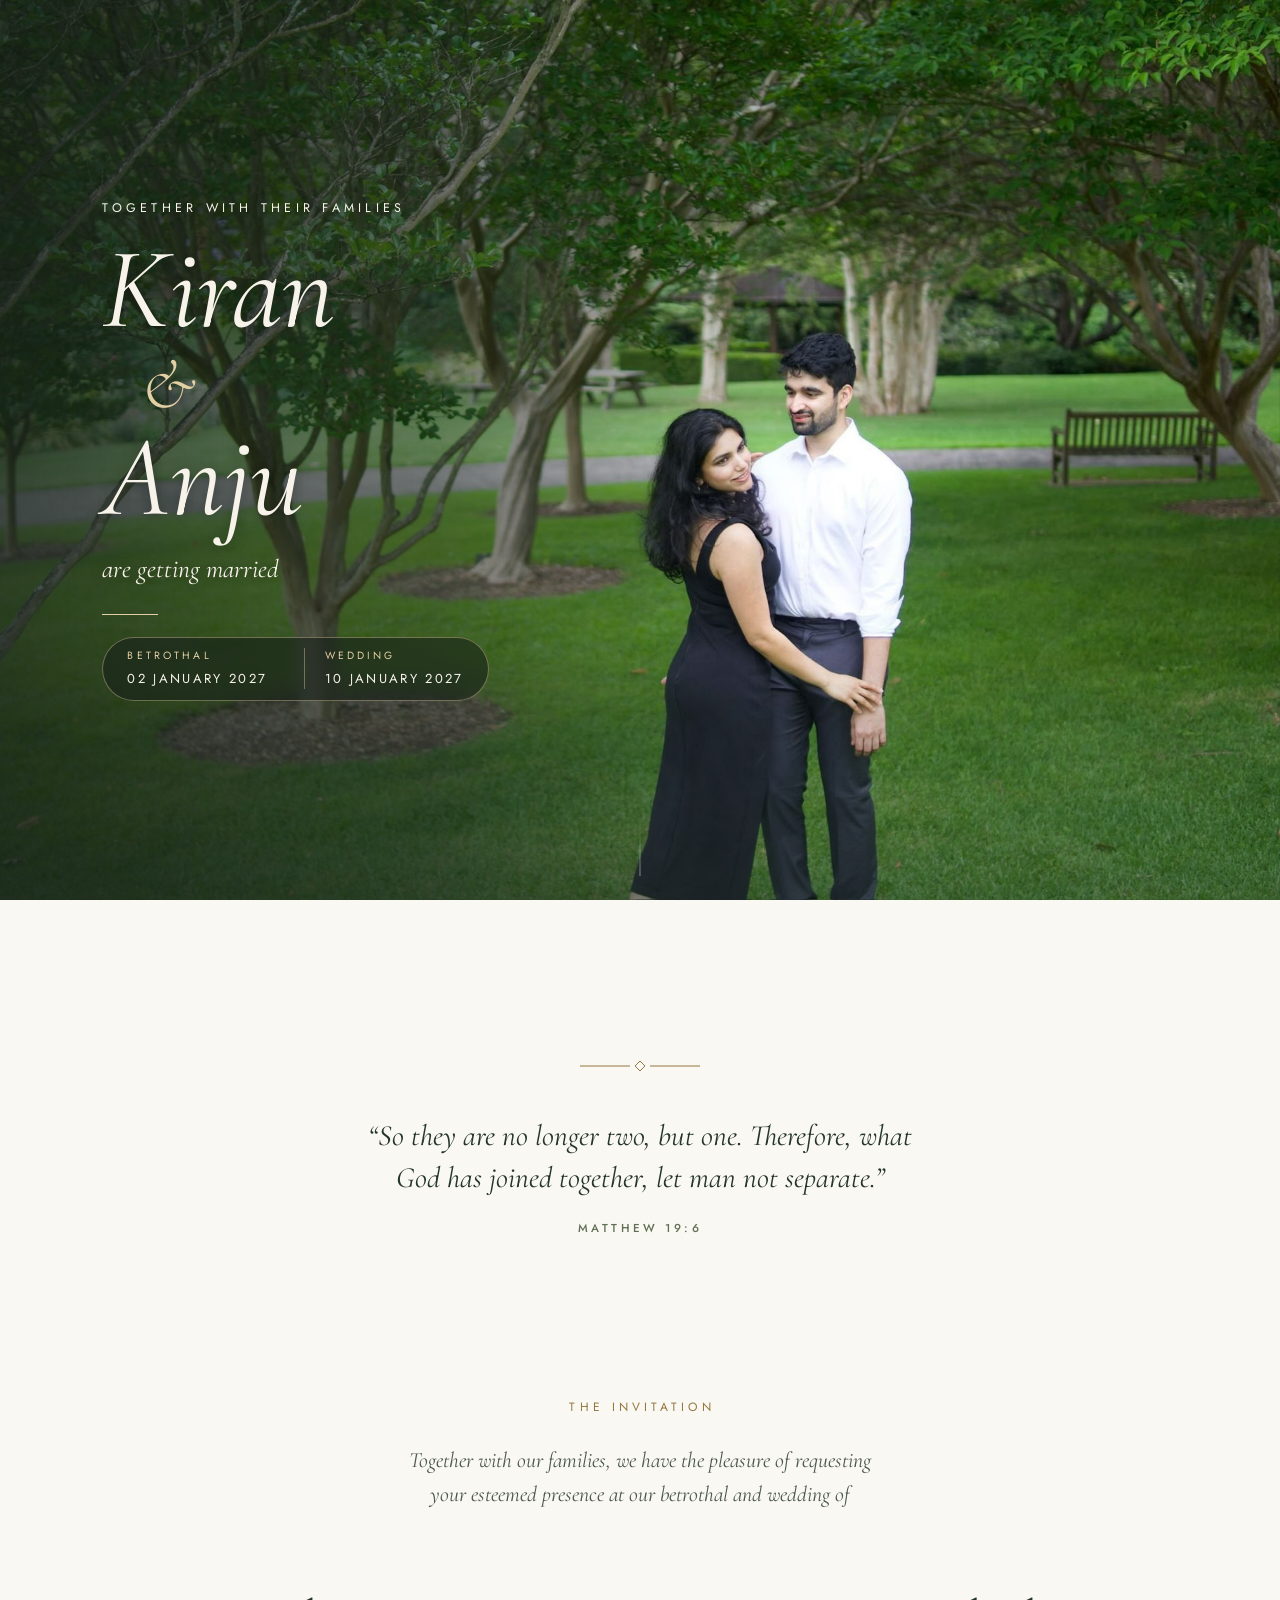
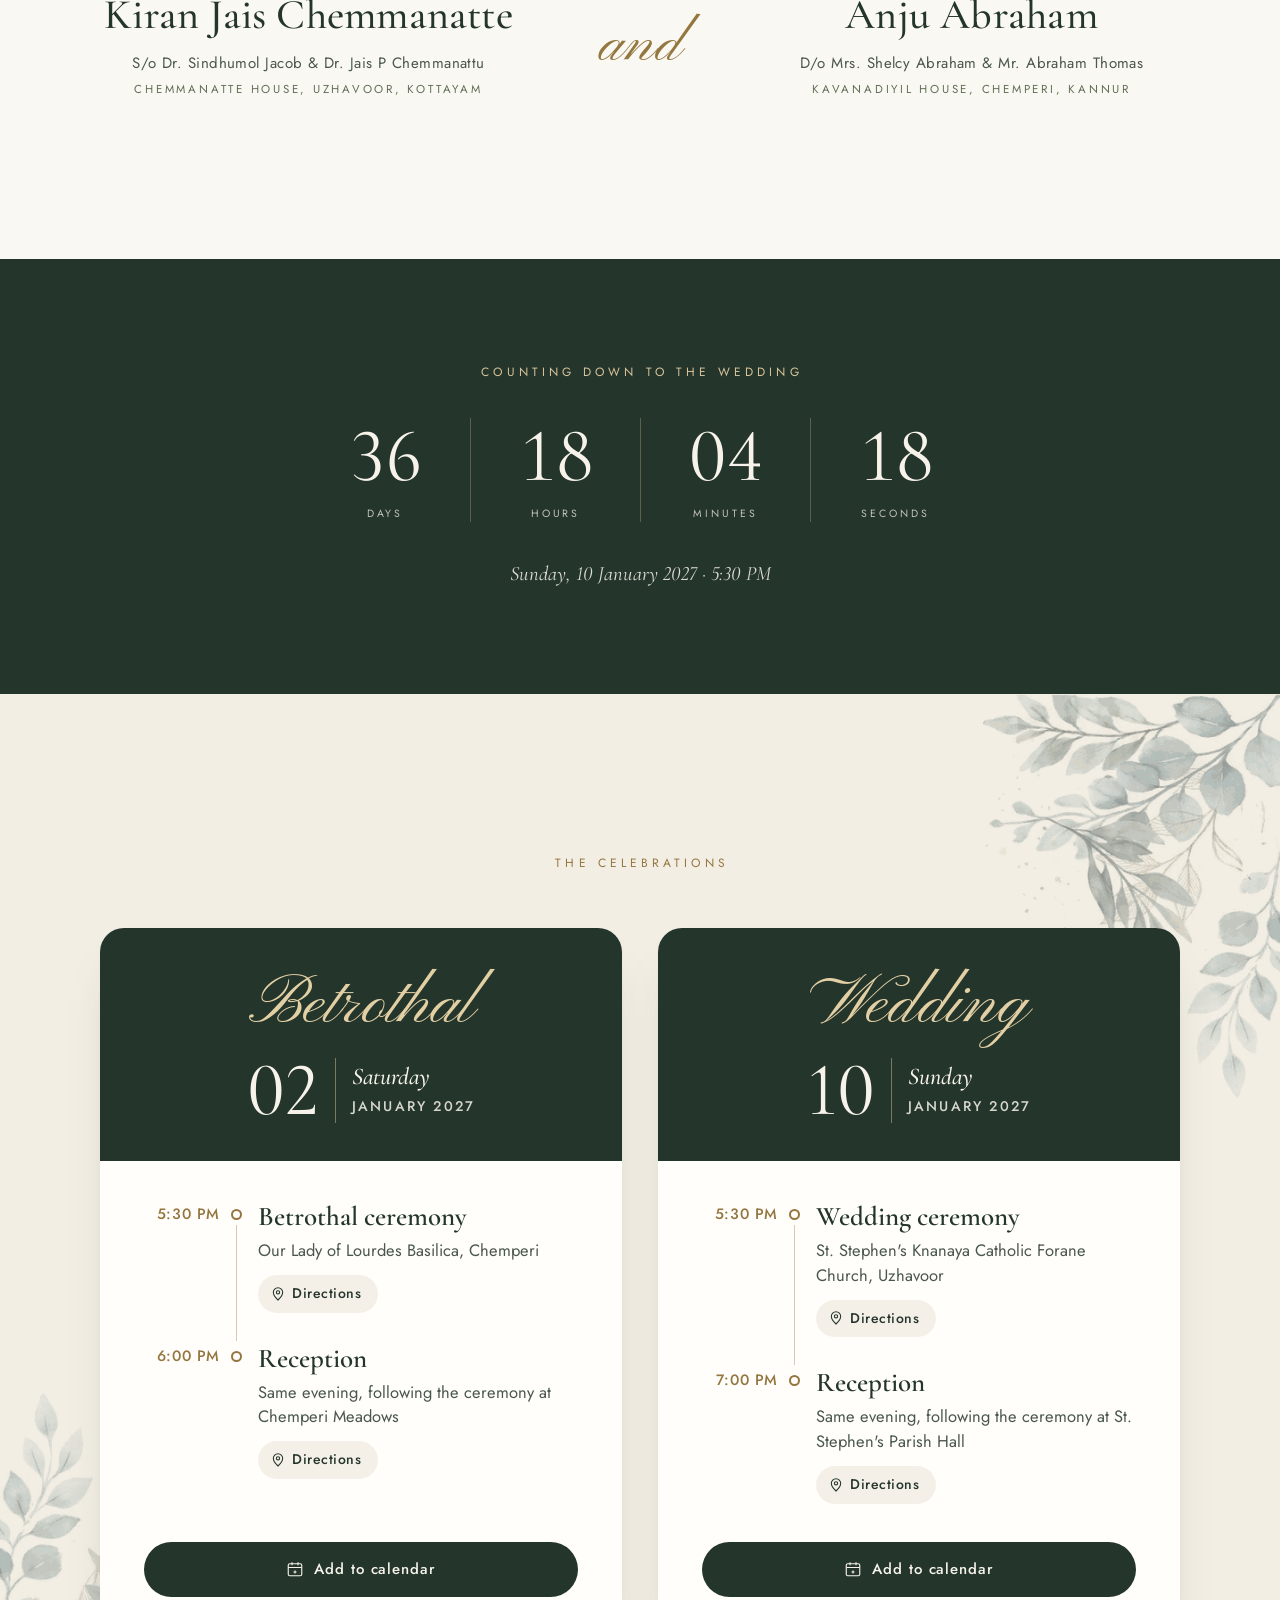
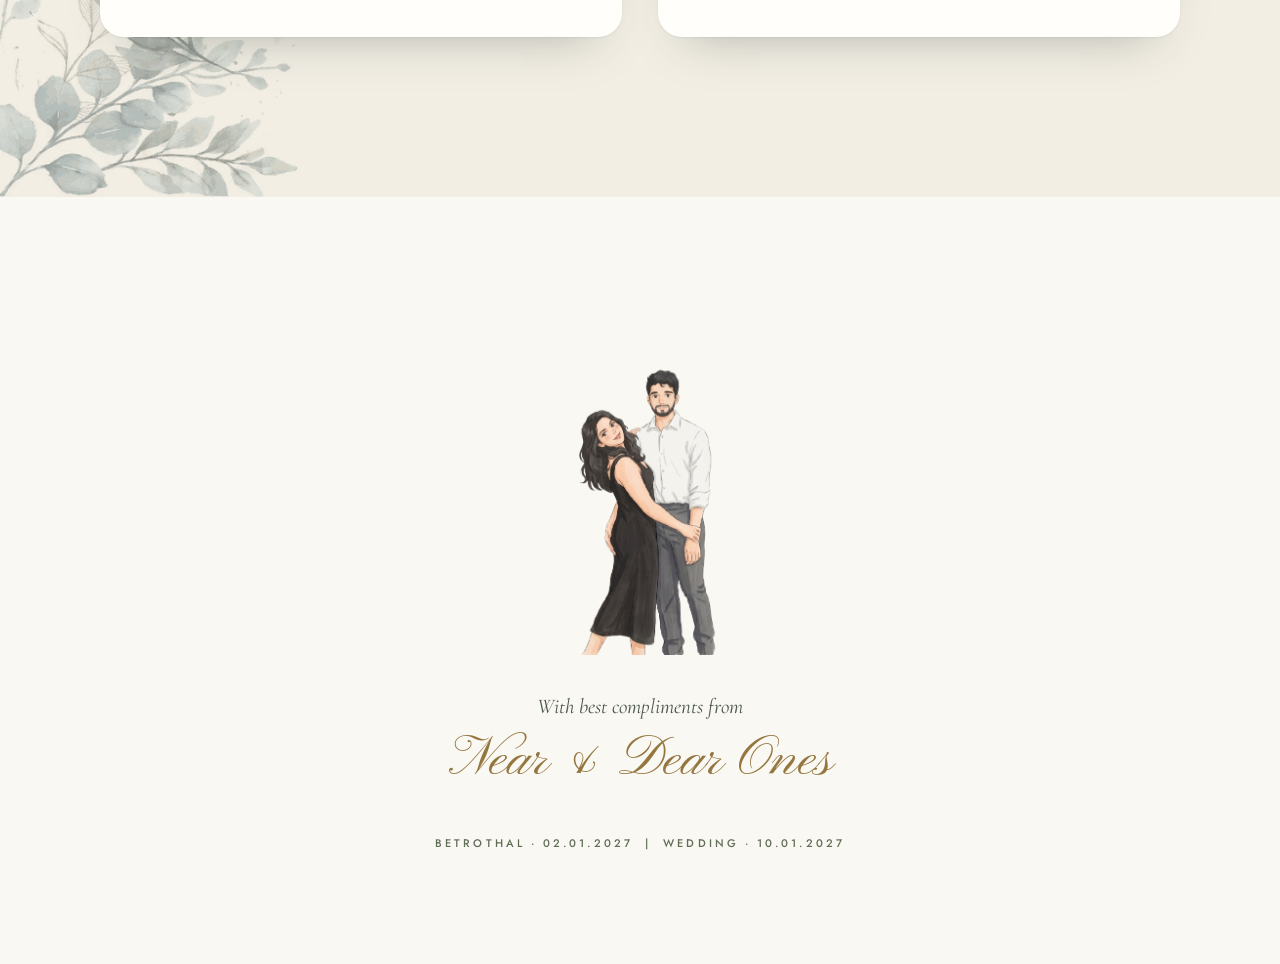
<file: index.html>
<!DOCTYPE html>
<html lang="en">
<head>
<meta charset="utf-8">
<meta name="viewport" content="width=device-width, initial-scale=1, viewport-fit=cover">
<title>Kiran &amp; Anju — Wedding Invitation</title>
<meta name="description" content="Kiran Jais and Anju Abraham invite you to their engagement and wedding.">

<!-- link preview (WhatsApp, Facebook, X ...) -->
<meta property="og:type"             content="website">
<meta property="og:site_name"        content="Kiran &amp; Anju">
<meta property="og:title"            content="Kiran &amp; Anju are getting married">
<meta property="og:description"      content="Engagement 02 January · Wedding 10 January 2027. Timings and directions inside.">
<meta property="og:url"              content="https://soorajabraham1.github.io/kiran-anju/">
<meta property="og:image"            content="https://soorajabraham1.github.io/kiran-anju/share-card.jpeg">
<meta property="og:image:secure_url" content="https://soorajabraham1.github.io/kiran-anju/share-card.jpeg">
<meta property="og:image:type"       content="image/jpeg">
<meta property="og:image:width"      content="1129">
<meta property="og:image:height"     content="630">
<meta property="og:image:alt"        content="Kiran Jais and Anju Abraham — engagement 02 January, wedding 10 January 2027">
<meta name="twitter:card"            content="summary_large_image">
<meta name="twitter:title"           content="Kiran &amp; Anju are getting married">
<meta name="twitter:description"     content="Engagement 02 January · Wedding 10 January 2027.">
<meta name="twitter:image"           content="https://soorajabraham1.github.io/kiran-anju/share-card.jpeg">
<meta name="theme-color" content="#24352B">

<link rel="preconnect" href="https://fonts.googleapis.com">
<link rel="preconnect" href="https://fonts.gstatic.com" crossorigin>
<link href="https://fonts.googleapis.com/css2?family=Cormorant+Garamond:ital,wght@0,400;0,500;0,600;1,400;1,500&family=Jost:wght@300;400;500&family=Pinyon+Script&display=swap" rel="stylesheet">
<link rel="preload" as="image" href="img/hero-portrait.jpg" media="(max-aspect-ratio: 4/5)">
<link rel="preload" as="image" href="img/hero-wide.jpg" media="(min-aspect-ratio: 4/5)">
<link rel="stylesheet" href="style.css?v=e49959a8">
<script>document.documentElement.classList.add('js')</script>
</head>

<body>

<!-- ============================ HERO ============================ -->
<header class="hero">
  <picture class="hero-photo">
    <source media="(max-aspect-ratio: 4/5)" srcset="img/hero-portrait.jpg">
    <img src="img/hero-wide.jpg" alt="Kiran and Anju in a garden" fetchpriority="high">
  </picture>

  <div class="hero-text">
    <p class="kicker">Together with their families</p>
    <h1 class="hero-names">
      <span>Kiran</span>
      <span class="amp">&amp;</span>
      <span>Anju</span>
    </h1>
    <p class="hero-tagline">are getting married</p>
    <span class="hairline" aria-hidden="true"></span>
    <ul class="hero-dates">
      <li><span>Betrothal</span>02 January 2027</li>
      <li><span>Wedding</span>10 January 2027</li>
    </ul>
  </div>

  <a class="scroll-cue" href="#invitation" aria-label="Scroll to the invitation"><span></span></a>
</header>

<main>

<!-- ============================ VERSE ============================ -->
<section class="verse reveal" aria-label="Verse">
  <svg class="ornament" viewBox="0 0 120 12" aria-hidden="true"><path d="M0 6h50M70 6h50"/><path d="M60 1l5 5-5 5-5-5z"/></svg>
  <blockquote>
    <p>“So they are no longer two, but one. Therefore, what God has joined together, let man not separate.”</p>
    <cite>Matthew 19:6</cite>
  </blockquote>
</section>

<!-- ============================ INVITATION ============================ -->
<section class="invitation" id="invitation">
  <p class="eyebrow reveal">The Invitation</p>
  <p class="lead-in reveal">Together with our families, we have the pleasure of requesting your esteemed presence at our betrothal and wedding of</p>

  <div class="couple">
    <div class="person reveal">
      <h2 class="person-name">Kiran Jais Chemmanatte</h2>
      <p class="person-parents">S/o Dr. Sindhumol Jacob &amp; Dr. Jais P Chemmanattu</p>
      <p class="person-home">Chemmanatte House, Uzhavoor, Kottayam</p>
    </div>
    <p class="couple-and reveal" aria-hidden="true">and</p>
    <div class="person reveal">
      <h2 class="person-name">Anju Abraham</h2>
      <p class="person-parents">D/o Mrs. Shelcy Abraham &amp; Mr. Abraham Thomas</p>
      <p class="person-home">Kavanadiyil House, Chemperi, Kannur</p>
    </div>
  </div>
</section>

<!-- ============================ COUNTDOWN ============================ -->
<section class="countdown" aria-label="Counting down to the wedding" data-to="2027-01-10T17:30:00+05:30">
  <p class="eyebrow">Counting down to the wedding</p>
  <div class="count-grid">
    <div><span class="count-num" data-unit="d">&ndash;</span><span class="count-unit">Days</span></div>
    <div><span class="count-num" data-unit="h">&ndash;</span><span class="count-unit">Hours</span></div>
    <div><span class="count-num" data-unit="m">&ndash;</span><span class="count-unit">Minutes</span></div>
    <div><span class="count-num" data-unit="s">&ndash;</span><span class="count-unit">Seconds</span></div>
  </div>
  <p class="count-date">Sunday, 10 January 2027 &middot; 5:30 PM</p>
</section>

<!-- ============================ CELEBRATIONS ============================ -->
<section class="celebrations" id="celebrations">
  <img class="leaf leaf-a" src="img/leaf.png" alt="" loading="lazy">
  <img class="leaf leaf-b" src="img/leaf.png" alt="" loading="lazy">

  <p class="eyebrow reveal">The Celebrations</p>

  <div class="events">
    <article class="event reveal" aria-labelledby="ev-engagement">
      <header class="event-head">
        <h3 class="event-title" id="ev-engagement">Betrothal</h3>
        <p class="event-date">
          <span class="event-num">02</span>
          <span class="event-date-text">
            <span class="event-day">Saturday</span>
            <span class="event-month">January 2027</span>
          </span>
        </p>
      </header>

      <ol class="timeline">
        <li class="stop">
          <p class="stop-time">5:30 PM</p>
          <div class="stop-body">
            <p class="stop-what">Betrothal ceremony</p>
            <p class="stop-where">Our Lady of Lourdes Basilica, Chemperi</p>
            <a class="stop-map" href="https://maps.app.goo.gl/2BvKakWqRWWPQm9R8" target="_blank" rel="noopener">
              <svg width="16" height="16" viewBox="0 0 24 24" fill="none" stroke="currentColor" aria-hidden="true"><path d="M12 21s-7-6.2-7-11.5A7 7 0 0 1 19 9.5C19 14.8 12 21 12 21z"/><circle cx="12" cy="9.5" r="2.5"/></svg>
              Directions
            </a>
          </div>
        </li>
        <li class="stop">
          <p class="stop-time">6:00 PM</p>
          <div class="stop-body">
            <p class="stop-what">Reception</p>
            <p class="stop-where">Same evening, following the ceremony at Chemperi Meadows</p>
            <a class="stop-map" href="https://maps.app.goo.gl/AWV4axcUvWkXK2Ru6" target="_blank" rel="noopener">
              <svg width="16" height="16" viewBox="0 0 24 24" fill="none" stroke="currentColor" aria-hidden="true"><path d="M12 21s-7-6.2-7-11.5A7 7 0 0 1 19 9.5C19 14.8 12 21 12 21z"/><circle cx="12" cy="9.5" r="2.5"/></svg>
              Directions
            </a>
          </div>
        </li>
      </ol>

      <a class="btn" href="engagement.ics" download>
        <svg width="18" height="18" viewBox="0 0 24 24" fill="none" stroke="currentColor" aria-hidden="true"><rect x="3" y="5" width="18" height="16" rx="2"/><path d="M8 3v4M16 3v4M3 10h18M12 14v4M10 16h4"/></svg>
        Add to calendar
      </a>
    </article>
    <article class="event reveal" aria-labelledby="ev-wedding">
      <header class="event-head">
        <h3 class="event-title" id="ev-wedding">Wedding</h3>
        <p class="event-date">
          <span class="event-num">10</span>
          <span class="event-date-text">
            <span class="event-day">Sunday</span>
            <span class="event-month">January 2027</span>
          </span>
        </p>
      </header>

      <ol class="timeline">
        <li class="stop">
          <p class="stop-time">5:30 PM</p>
          <div class="stop-body">
            <p class="stop-what">Wedding ceremony</p>
            <p class="stop-where">St. Stephen&#39;s Knanaya Catholic Forane Church, Uzhavoor</p>
            <a class="stop-map" href="https://maps.app.goo.gl/MrJUDg9LnRrHomyk7" target="_blank" rel="noopener">
              <svg width="16" height="16" viewBox="0 0 24 24" fill="none" stroke="currentColor" aria-hidden="true"><path d="M12 21s-7-6.2-7-11.5A7 7 0 0 1 19 9.5C19 14.8 12 21 12 21z"/><circle cx="12" cy="9.5" r="2.5"/></svg>
              Directions
            </a>
          </div>
        </li>
        <li class="stop">
          <p class="stop-time">7:00 PM</p>
          <div class="stop-body">
            <p class="stop-what">Reception</p>
            <p class="stop-where">Same evening, following the ceremony at St. Stephen&#39;s Parish Hall</p>
            <a class="stop-map" href="https://maps.app.goo.gl/FLn7DrHpKMp3PKtcA" target="_blank" rel="noopener">
              <svg width="16" height="16" viewBox="0 0 24 24" fill="none" stroke="currentColor" aria-hidden="true"><path d="M12 21s-7-6.2-7-11.5A7 7 0 0 1 19 9.5C19 14.8 12 21 12 21z"/><circle cx="12" cy="9.5" r="2.5"/></svg>
              Directions
            </a>
          </div>
        </li>
      </ol>

      <a class="btn" href="wedding.ics" download>
        <svg width="18" height="18" viewBox="0 0 24 24" fill="none" stroke="currentColor" aria-hidden="true"><rect x="3" y="5" width="18" height="16" rx="2"/><path d="M8 3v4M16 3v4M3 10h18M12 14v4M10 16h4"/></svg>
        Add to calendar
      </a>
    </article>
  </div>
</section>

</main>

<!-- ============================ FOOTER ============================ -->
<footer class="footer">
  <img class="footer-art reveal" src="img/couple.png" alt="Illustration of Kiran and Anju" loading="lazy" width="409" height="610">
  <p class="footer-lead reveal">With best compliments from</p>
  <p class="footer-from reveal">Near &amp; Dear Ones</p>
  <p class="footer-dates">Betrothal &middot; 02.01.2027<span aria-hidden="true"> &nbsp;|&nbsp; </span>Wedding &middot; 10.01.2027</p>
</footer>

<script src="script.js?v=4f5c1aa0" defer></script>
</body>
</html>
</file>
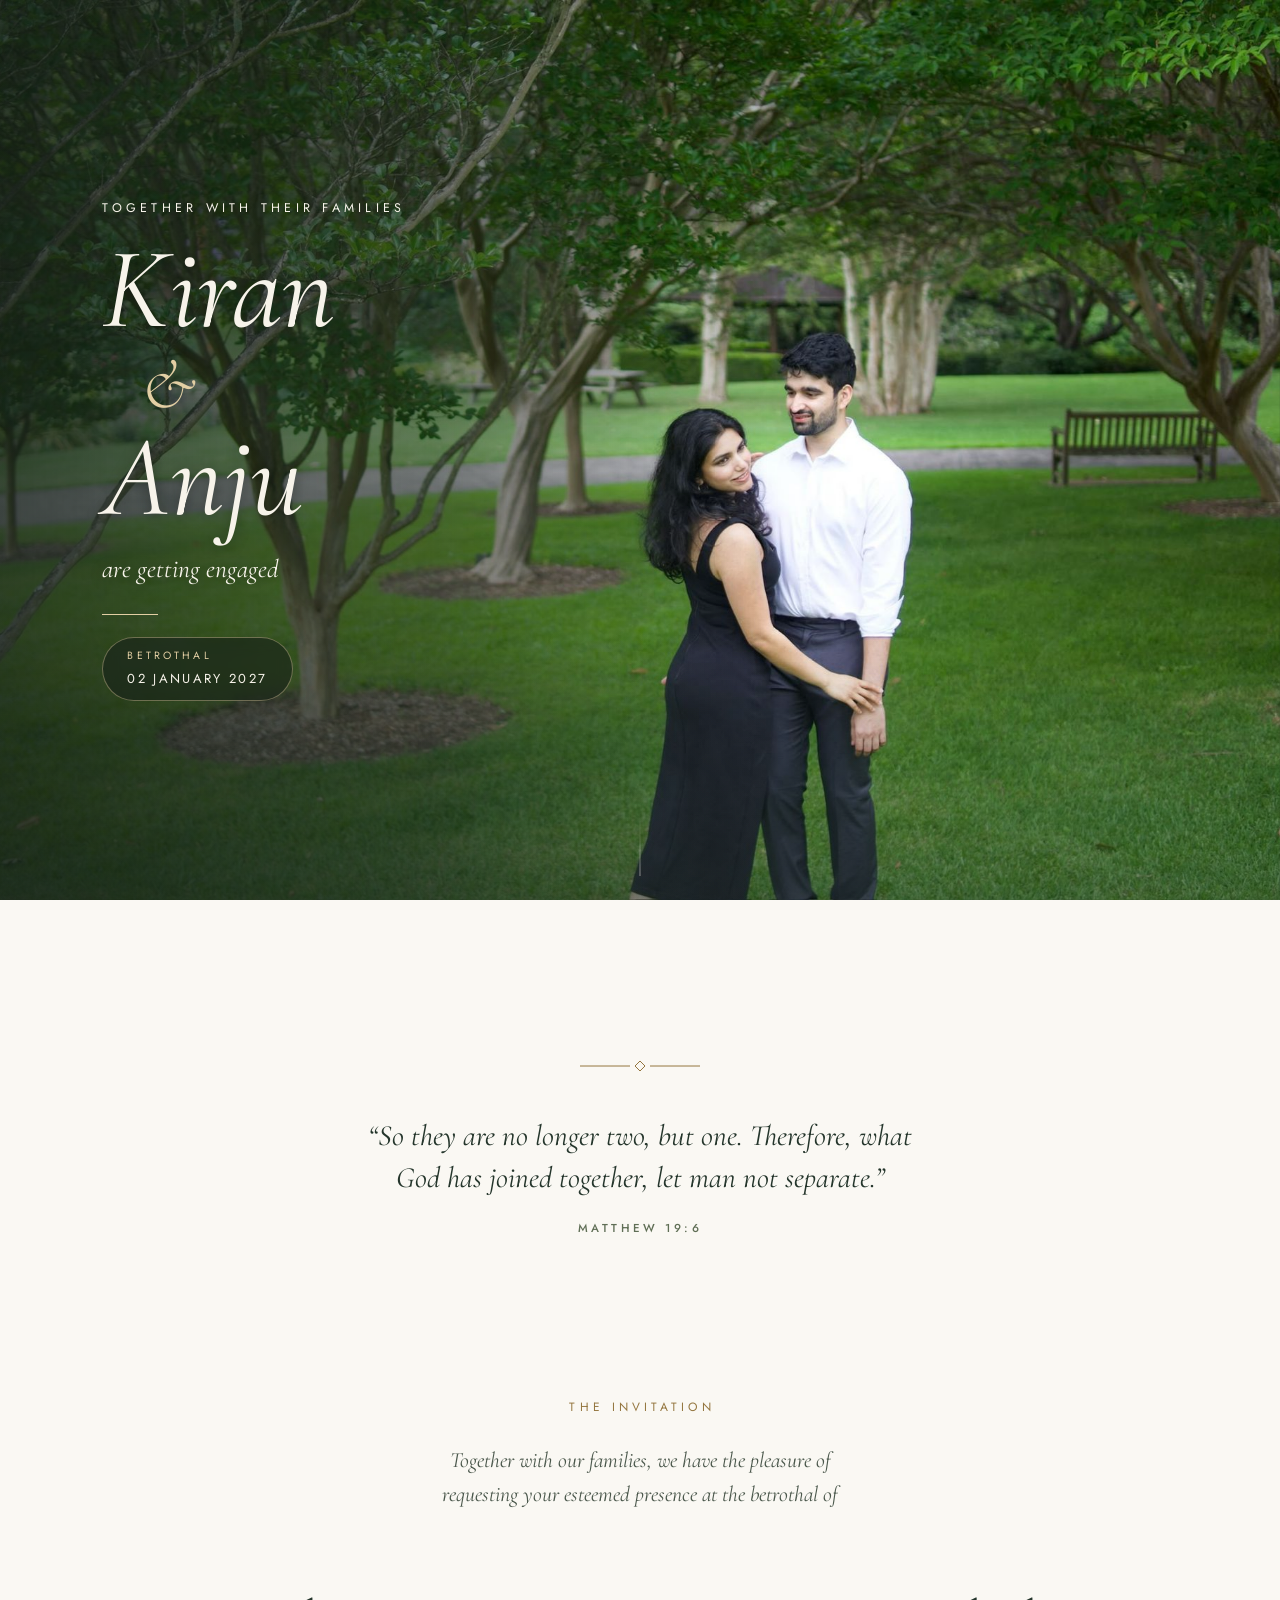
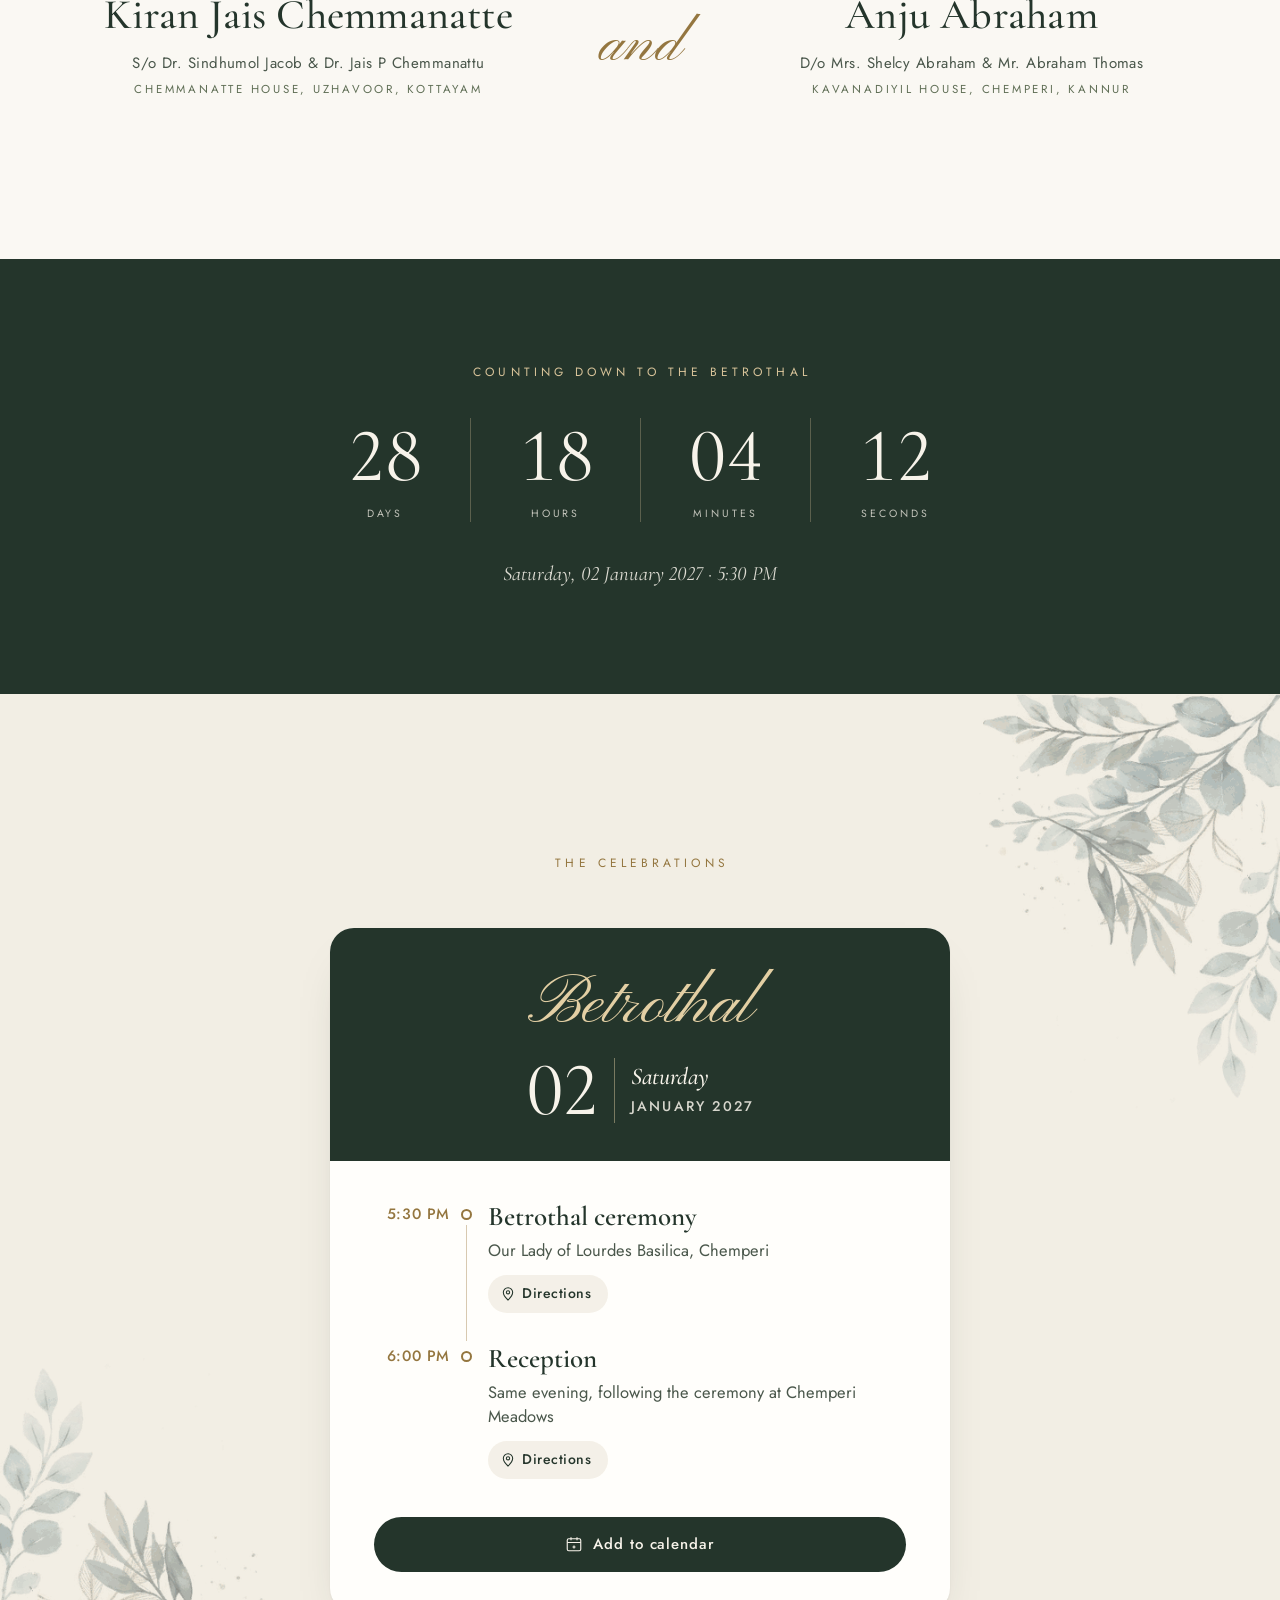
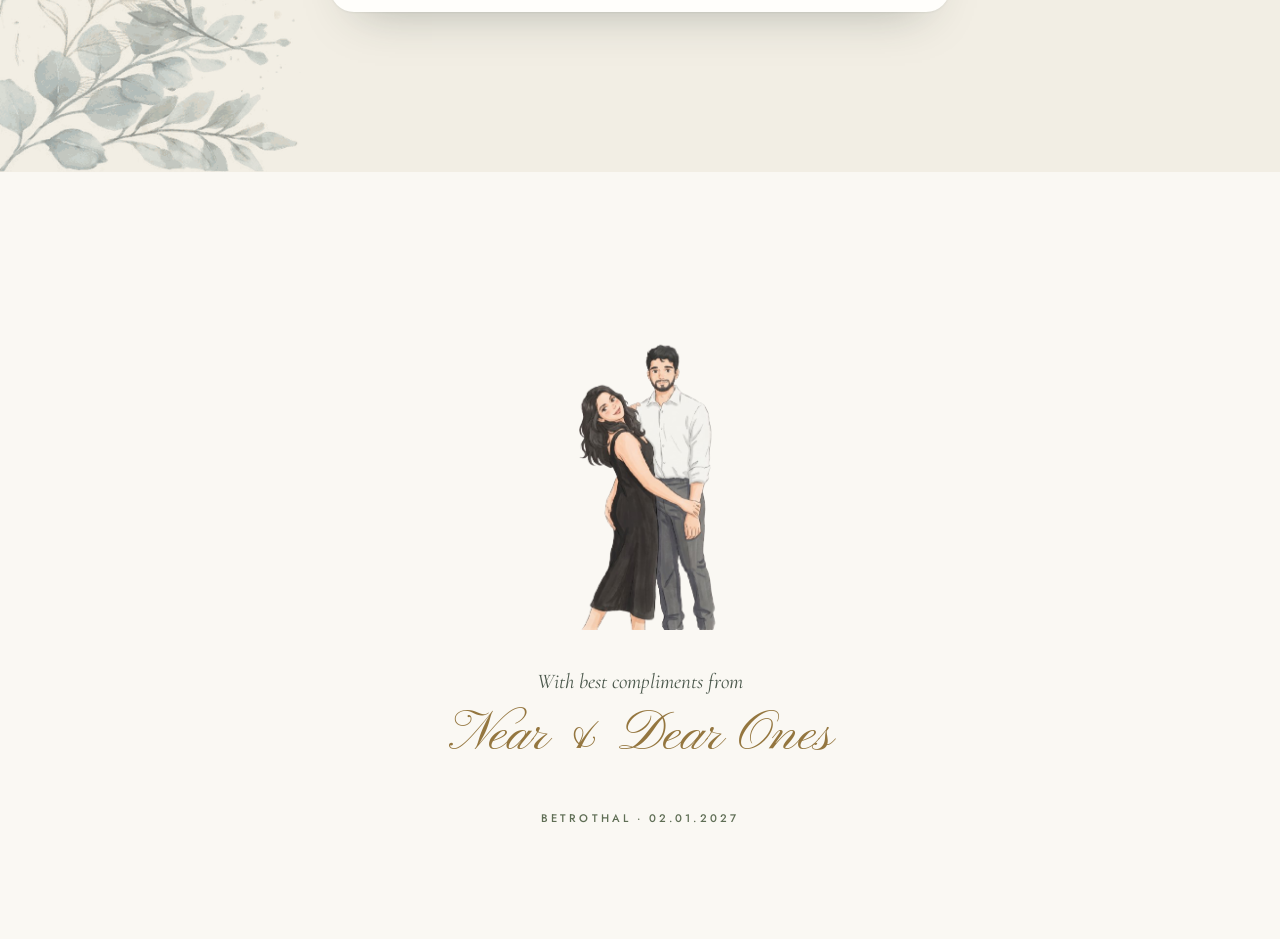
<file: btl/index.html>
<!DOCTYPE html>
<html lang="en">
<head>
<meta charset="utf-8">
<meta name="viewport" content="width=device-width, initial-scale=1, viewport-fit=cover">
<title>Kiran &amp; Anju — Betrothal Invitation</title>
<meta name="description" content="Kiran Jais and Anju Abraham invite you to their betrothal.">

<!-- link preview (WhatsApp, Facebook, X ...) -->
<meta property="og:type"             content="website">
<meta property="og:site_name"        content="Kiran &amp; Anju">
<meta property="og:title"            content="Kiran &amp; Anju are getting engaged">
<meta property="og:description"      content="Betrothal · Saturday, 02 January 2027 · Chemperi. Timings and directions inside.">
<meta property="og:url"              content="https://soorajabraham1.github.io/kiran-anju/btl/">
<meta property="og:image"            content="https://soorajabraham1.github.io/kiran-anju/share-betrothal.jpeg">
<meta property="og:image:secure_url" content="https://soorajabraham1.github.io/kiran-anju/share-betrothal.jpeg">
<meta property="og:image:type"       content="image/jpeg">
<meta property="og:image:width"      content="1129">
<meta property="og:image:height"     content="630">
<meta property="og:image:alt"        content="Kiran Jais and Anju Abraham — betrothal 02 January 2027">
<meta name="twitter:card"            content="summary_large_image">
<meta name="twitter:title"           content="Kiran &amp; Anju are getting engaged">
<meta name="twitter:description"     content="Betrothal · 02 January 2027.">
<meta name="twitter:image"           content="https://soorajabraham1.github.io/kiran-anju/share-betrothal.jpeg">
<meta name="theme-color" content="#24352B">

<link rel="preconnect" href="https://fonts.googleapis.com">
<link rel="preconnect" href="https://fonts.gstatic.com" crossorigin>
<link href="https://fonts.googleapis.com/css2?family=Cormorant+Garamond:ital,wght@0,400;0,500;0,600;1,400;1,500&family=Jost:wght@300;400;500&family=Pinyon+Script&display=swap" rel="stylesheet">
<link rel="preload" as="image" href="../img/hero-portrait.jpg" media="(max-aspect-ratio: 4/5)">
<link rel="preload" as="image" href="../img/hero-wide.jpg" media="(min-aspect-ratio: 4/5)">
<link rel="stylesheet" href="../style.css?v=e49959a8">
<script>document.documentElement.classList.add('js')</script>
</head>

<body>

<!-- ============================ HERO ============================ -->
<header class="hero">
  <picture class="hero-photo">
    <source media="(max-aspect-ratio: 4/5)" srcset="../img/hero-portrait.jpg">
    <img src="../img/hero-wide.jpg" alt="Kiran and Anju in a garden" fetchpriority="high">
  </picture>

  <div class="hero-text">
    <p class="kicker">Together with their families</p>
    <h1 class="hero-names">
      <span>Kiran</span>
      <span class="amp">&amp;</span>
      <span>Anju</span>
    </h1>
    <p class="hero-tagline">are getting engaged</p>
    <span class="hairline" aria-hidden="true"></span>
    <ul class="hero-dates">
      <li><span>Betrothal</span>02 January 2027</li>
    </ul>
  </div>

  <a class="scroll-cue" href="#invitation" aria-label="Scroll to the invitation"><span></span></a>
</header>

<main>

<!-- ============================ VERSE ============================ -->
<section class="verse reveal" aria-label="Verse">
  <svg class="ornament" viewBox="0 0 120 12" aria-hidden="true"><path d="M0 6h50M70 6h50"/><path d="M60 1l5 5-5 5-5-5z"/></svg>
  <blockquote>
    <p>“So they are no longer two, but one. Therefore, what God has joined together, let man not separate.”</p>
    <cite>Matthew 19:6</cite>
  </blockquote>
</section>

<!-- ============================ INVITATION ============================ -->
<section class="invitation" id="invitation">
  <p class="eyebrow reveal">The Invitation</p>
  <p class="lead-in reveal">Together with our families, we have the pleasure of requesting your esteemed presence at the betrothal of</p>

  <div class="couple">
    <div class="person reveal">
      <h2 class="person-name">Kiran Jais Chemmanatte</h2>
      <p class="person-parents">S/o Dr. Sindhumol Jacob &amp; Dr. Jais P Chemmanattu</p>
      <p class="person-home">Chemmanatte House, Uzhavoor, Kottayam</p>
    </div>
    <p class="couple-and reveal" aria-hidden="true">and</p>
    <div class="person reveal">
      <h2 class="person-name">Anju Abraham</h2>
      <p class="person-parents">D/o Mrs. Shelcy Abraham &amp; Mr. Abraham Thomas</p>
      <p class="person-home">Kavanadiyil House, Chemperi, Kannur</p>
    </div>
  </div>
</section>

<!-- ============================ COUNTDOWN ============================ -->
<section class="countdown" aria-label="Counting down to the betrothal" data-to="2027-01-02T17:30:00+05:30">
  <p class="eyebrow">Counting down to the betrothal</p>
  <div class="count-grid">
    <div><span class="count-num" data-unit="d">&ndash;</span><span class="count-unit">Days</span></div>
    <div><span class="count-num" data-unit="h">&ndash;</span><span class="count-unit">Hours</span></div>
    <div><span class="count-num" data-unit="m">&ndash;</span><span class="count-unit">Minutes</span></div>
    <div><span class="count-num" data-unit="s">&ndash;</span><span class="count-unit">Seconds</span></div>
  </div>
  <p class="count-date">Saturday, 02 January 2027 &middot; 5:30 PM</p>
</section>

<!-- ============================ CELEBRATIONS ============================ -->
<section class="celebrations" id="celebrations">
  <img class="leaf leaf-a" src="../img/leaf.png" alt="" loading="lazy">
  <img class="leaf leaf-b" src="../img/leaf.png" alt="" loading="lazy">

  <p class="eyebrow reveal">The Celebrations</p>

  <div class="events events--single">
    <article class="event reveal" aria-labelledby="ev-engagement">
      <header class="event-head">
        <h3 class="event-title" id="ev-engagement">Betrothal</h3>
        <p class="event-date">
          <span class="event-num">02</span>
          <span class="event-date-text">
            <span class="event-day">Saturday</span>
            <span class="event-month">January 2027</span>
          </span>
        </p>
      </header>

      <ol class="timeline">
        <li class="stop">
          <p class="stop-time">5:30 PM</p>
          <div class="stop-body">
            <p class="stop-what">Betrothal ceremony</p>
            <p class="stop-where">Our Lady of Lourdes Basilica, Chemperi</p>
            <a class="stop-map" href="https://maps.app.goo.gl/2BvKakWqRWWPQm9R8" target="_blank" rel="noopener">
              <svg width="16" height="16" viewBox="0 0 24 24" fill="none" stroke="currentColor" aria-hidden="true"><path d="M12 21s-7-6.2-7-11.5A7 7 0 0 1 19 9.5C19 14.8 12 21 12 21z"/><circle cx="12" cy="9.5" r="2.5"/></svg>
              Directions
            </a>
          </div>
        </li>
        <li class="stop">
          <p class="stop-time">6:00 PM</p>
          <div class="stop-body">
            <p class="stop-what">Reception</p>
            <p class="stop-where">Same evening, following the ceremony at Chemperi Meadows</p>
            <a class="stop-map" href="https://maps.app.goo.gl/AWV4axcUvWkXK2Ru6" target="_blank" rel="noopener">
              <svg width="16" height="16" viewBox="0 0 24 24" fill="none" stroke="currentColor" aria-hidden="true"><path d="M12 21s-7-6.2-7-11.5A7 7 0 0 1 19 9.5C19 14.8 12 21 12 21z"/><circle cx="12" cy="9.5" r="2.5"/></svg>
              Directions
            </a>
          </div>
        </li>
      </ol>

      <a class="btn" href="../engagement.ics" download>
        <svg width="18" height="18" viewBox="0 0 24 24" fill="none" stroke="currentColor" aria-hidden="true"><rect x="3" y="5" width="18" height="16" rx="2"/><path d="M8 3v4M16 3v4M3 10h18M12 14v4M10 16h4"/></svg>
        Add to calendar
      </a>
    </article>
  </div>
</section>

</main>

<!-- ============================ FOOTER ============================ -->
<footer class="footer">
  <img class="footer-art reveal" src="../img/couple.png" alt="Illustration of Kiran and Anju" loading="lazy" width="409" height="610">
  <p class="footer-lead reveal">With best compliments from</p>
  <p class="footer-from reveal">Near &amp; Dear Ones</p>
  <p class="footer-dates">Betrothal &middot; 02.01.2027</p>
</footer>

<script src="../script.js?v=4f5c1aa0" defer></script>
</body>
</html>
</file>
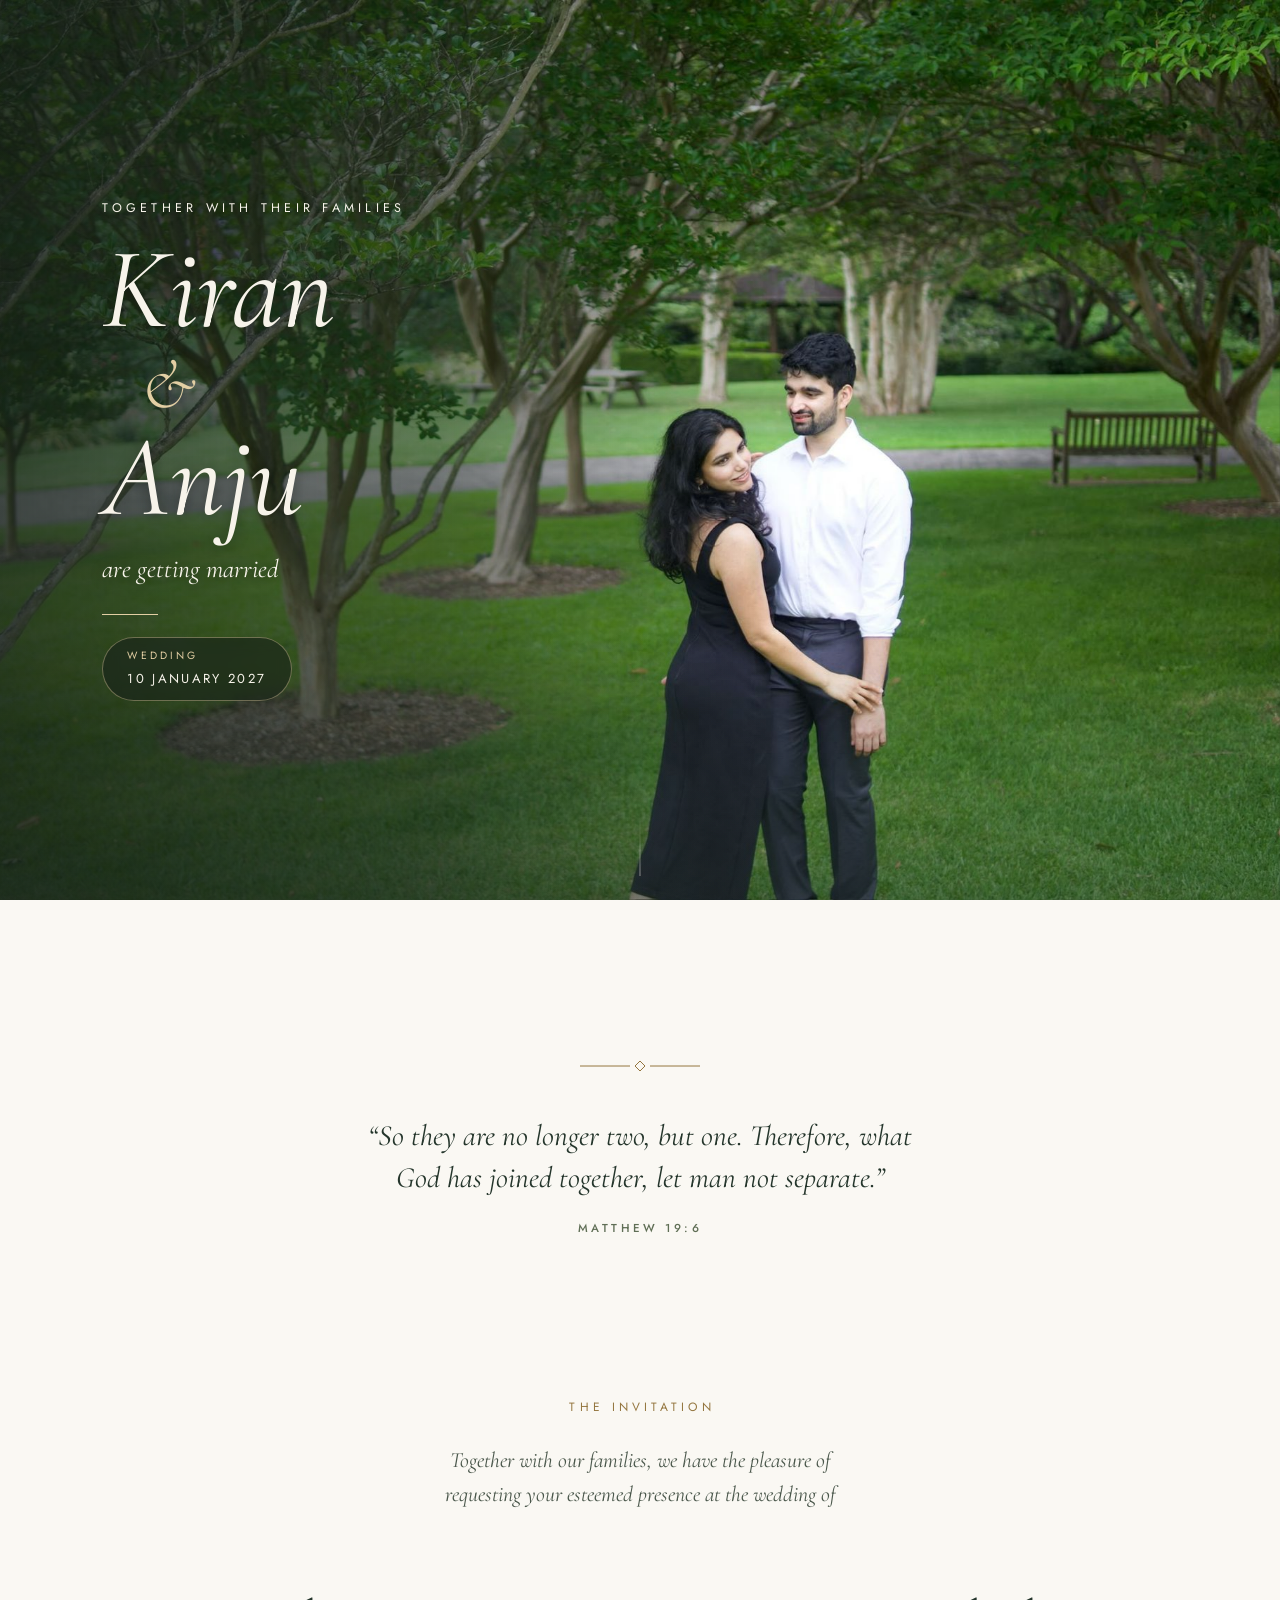
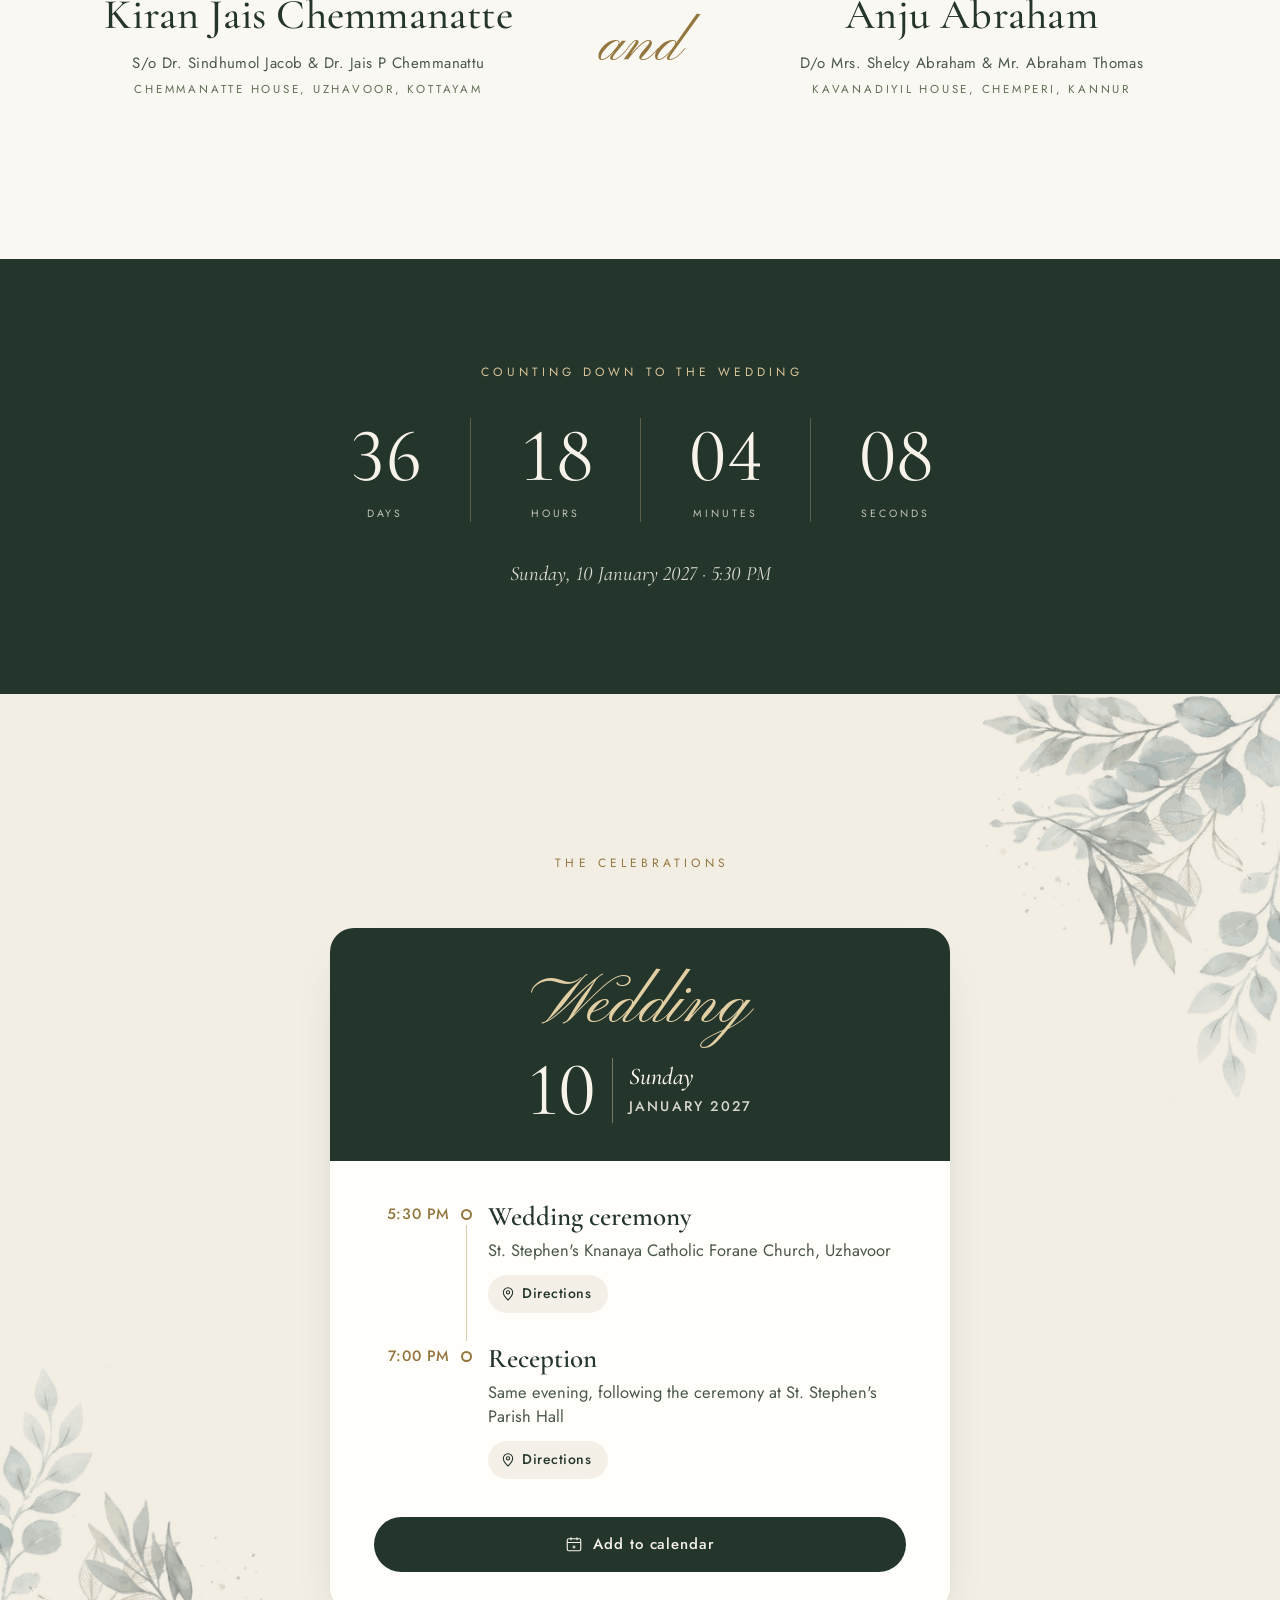
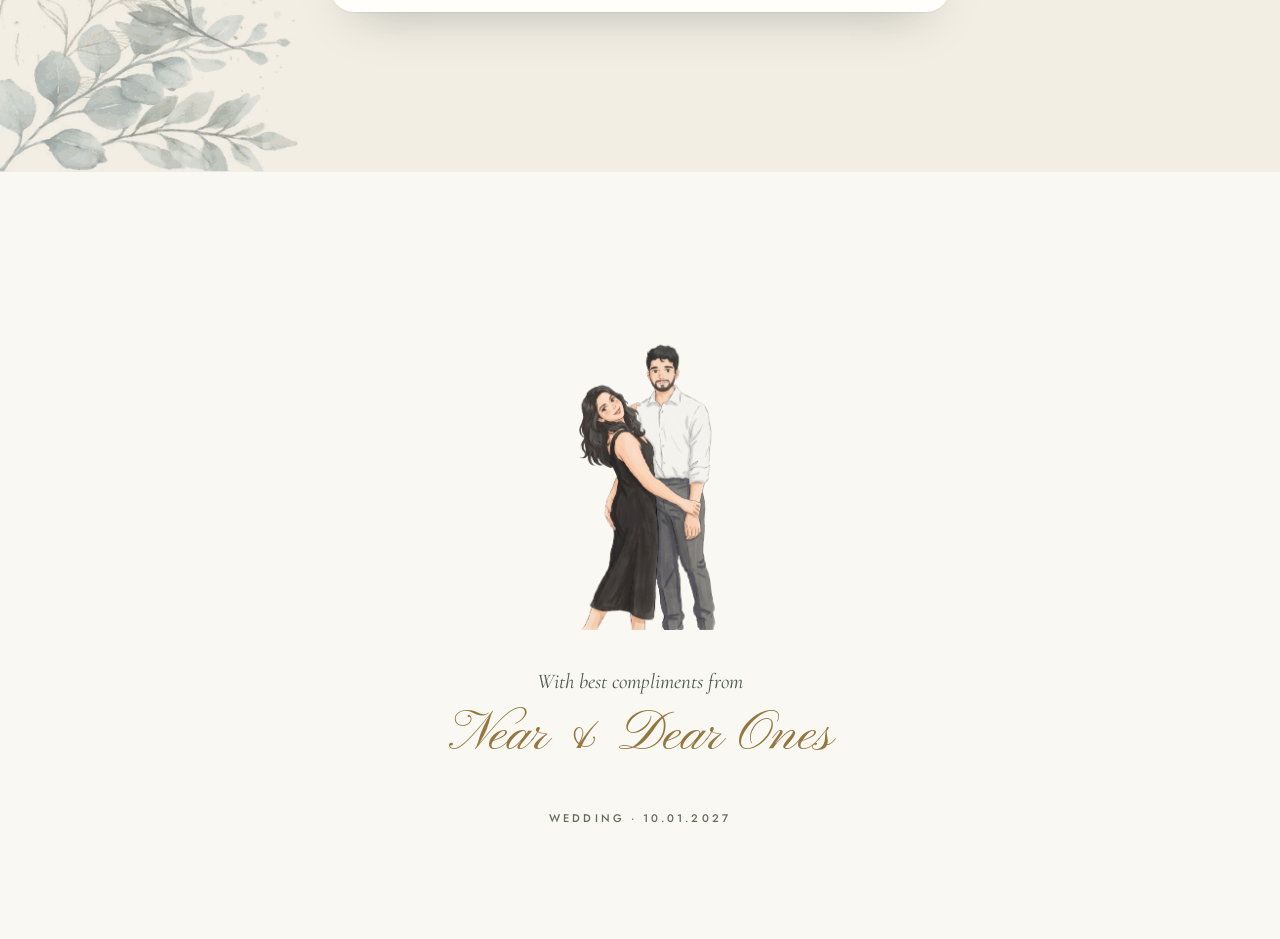
<file: wdg/index.html>
<!DOCTYPE html>
<html lang="en">
<head>
<meta charset="utf-8">
<meta name="viewport" content="width=device-width, initial-scale=1, viewport-fit=cover">
<title>Kiran &amp; Anju — Wedding Invitation</title>
<meta name="description" content="Kiran Jais and Anju Abraham invite you to their wedding.">

<!-- link preview (WhatsApp, Facebook, X ...) -->
<meta property="og:type"             content="website">
<meta property="og:site_name"        content="Kiran &amp; Anju">
<meta property="og:title"            content="Kiran &amp; Anju are getting married">
<meta property="og:description"      content="Wedding · Sunday, 10 January 2027 · Uzhavoor. Timings and directions inside.">
<meta property="og:url"              content="https://soorajabraham1.github.io/kiran-anju/wdg/">
<meta property="og:image"            content="https://soorajabraham1.github.io/kiran-anju/share-wedding.jpeg">
<meta property="og:image:secure_url" content="https://soorajabraham1.github.io/kiran-anju/share-wedding.jpeg">
<meta property="og:image:type"       content="image/jpeg">
<meta property="og:image:width"      content="1129">
<meta property="og:image:height"     content="630">
<meta property="og:image:alt"        content="Kiran Jais and Anju Abraham — wedding 10 January 2027">
<meta name="twitter:card"            content="summary_large_image">
<meta name="twitter:title"           content="Kiran &amp; Anju are getting married">
<meta name="twitter:description"     content="Wedding · 10 January 2027.">
<meta name="twitter:image"           content="https://soorajabraham1.github.io/kiran-anju/share-wedding.jpeg">
<meta name="theme-color" content="#24352B">

<link rel="preconnect" href="https://fonts.googleapis.com">
<link rel="preconnect" href="https://fonts.gstatic.com" crossorigin>
<link href="https://fonts.googleapis.com/css2?family=Cormorant+Garamond:ital,wght@0,400;0,500;0,600;1,400;1,500&family=Jost:wght@300;400;500&family=Pinyon+Script&display=swap" rel="stylesheet">
<link rel="preload" as="image" href="../img/hero-portrait.jpg" media="(max-aspect-ratio: 4/5)">
<link rel="preload" as="image" href="../img/hero-wide.jpg" media="(min-aspect-ratio: 4/5)">
<link rel="stylesheet" href="../style.css?v=e49959a8">
<script>document.documentElement.classList.add('js')</script>
</head>

<body>

<!-- ============================ HERO ============================ -->
<header class="hero">
  <picture class="hero-photo">
    <source media="(max-aspect-ratio: 4/5)" srcset="../img/hero-portrait.jpg">
    <img src="../img/hero-wide.jpg" alt="Kiran and Anju in a garden" fetchpriority="high">
  </picture>

  <div class="hero-text">
    <p class="kicker">Together with their families</p>
    <h1 class="hero-names">
      <span>Kiran</span>
      <span class="amp">&amp;</span>
      <span>Anju</span>
    </h1>
    <p class="hero-tagline">are getting married</p>
    <span class="hairline" aria-hidden="true"></span>
    <ul class="hero-dates">
      <li><span>Wedding</span>10 January 2027</li>
    </ul>
  </div>

  <a class="scroll-cue" href="#invitation" aria-label="Scroll to the invitation"><span></span></a>
</header>

<main>

<!-- ============================ VERSE ============================ -->
<section class="verse reveal" aria-label="Verse">
  <svg class="ornament" viewBox="0 0 120 12" aria-hidden="true"><path d="M0 6h50M70 6h50"/><path d="M60 1l5 5-5 5-5-5z"/></svg>
  <blockquote>
    <p>“So they are no longer two, but one. Therefore, what God has joined together, let man not separate.”</p>
    <cite>Matthew 19:6</cite>
  </blockquote>
</section>

<!-- ============================ INVITATION ============================ -->
<section class="invitation" id="invitation">
  <p class="eyebrow reveal">The Invitation</p>
  <p class="lead-in reveal">Together with our families, we have the pleasure of requesting your esteemed presence at the wedding of</p>

  <div class="couple">
    <div class="person reveal">
      <h2 class="person-name">Kiran Jais Chemmanatte</h2>
      <p class="person-parents">S/o Dr. Sindhumol Jacob &amp; Dr. Jais P Chemmanattu</p>
      <p class="person-home">Chemmanatte House, Uzhavoor, Kottayam</p>
    </div>
    <p class="couple-and reveal" aria-hidden="true">and</p>
    <div class="person reveal">
      <h2 class="person-name">Anju Abraham</h2>
      <p class="person-parents">D/o Mrs. Shelcy Abraham &amp; Mr. Abraham Thomas</p>
      <p class="person-home">Kavanadiyil House, Chemperi, Kannur</p>
    </div>
  </div>
</section>

<!-- ============================ COUNTDOWN ============================ -->
<section class="countdown" aria-label="Counting down to the wedding" data-to="2027-01-10T17:30:00+05:30">
  <p class="eyebrow">Counting down to the wedding</p>
  <div class="count-grid">
    <div><span class="count-num" data-unit="d">&ndash;</span><span class="count-unit">Days</span></div>
    <div><span class="count-num" data-unit="h">&ndash;</span><span class="count-unit">Hours</span></div>
    <div><span class="count-num" data-unit="m">&ndash;</span><span class="count-unit">Minutes</span></div>
    <div><span class="count-num" data-unit="s">&ndash;</span><span class="count-unit">Seconds</span></div>
  </div>
  <p class="count-date">Sunday, 10 January 2027 &middot; 5:30 PM</p>
</section>

<!-- ============================ CELEBRATIONS ============================ -->
<section class="celebrations" id="celebrations">
  <img class="leaf leaf-a" src="../img/leaf.png" alt="" loading="lazy">
  <img class="leaf leaf-b" src="../img/leaf.png" alt="" loading="lazy">

  <p class="eyebrow reveal">The Celebrations</p>

  <div class="events events--single">
    <article class="event reveal" aria-labelledby="ev-wedding">
      <header class="event-head">
        <h3 class="event-title" id="ev-wedding">Wedding</h3>
        <p class="event-date">
          <span class="event-num">10</span>
          <span class="event-date-text">
            <span class="event-day">Sunday</span>
            <span class="event-month">January 2027</span>
          </span>
        </p>
      </header>

      <ol class="timeline">
        <li class="stop">
          <p class="stop-time">5:30 PM</p>
          <div class="stop-body">
            <p class="stop-what">Wedding ceremony</p>
            <p class="stop-where">St. Stephen&#39;s Knanaya Catholic Forane Church, Uzhavoor</p>
            <a class="stop-map" href="https://maps.app.goo.gl/MrJUDg9LnRrHomyk7" target="_blank" rel="noopener">
              <svg width="16" height="16" viewBox="0 0 24 24" fill="none" stroke="currentColor" aria-hidden="true"><path d="M12 21s-7-6.2-7-11.5A7 7 0 0 1 19 9.5C19 14.8 12 21 12 21z"/><circle cx="12" cy="9.5" r="2.5"/></svg>
              Directions
            </a>
          </div>
        </li>
        <li class="stop">
          <p class="stop-time">7:00 PM</p>
          <div class="stop-body">
            <p class="stop-what">Reception</p>
            <p class="stop-where">Same evening, following the ceremony at St. Stephen&#39;s Parish Hall</p>
            <a class="stop-map" href="https://maps.app.goo.gl/FLn7DrHpKMp3PKtcA" target="_blank" rel="noopener">
              <svg width="16" height="16" viewBox="0 0 24 24" fill="none" stroke="currentColor" aria-hidden="true"><path d="M12 21s-7-6.2-7-11.5A7 7 0 0 1 19 9.5C19 14.8 12 21 12 21z"/><circle cx="12" cy="9.5" r="2.5"/></svg>
              Directions
            </a>
          </div>
        </li>
      </ol>

      <a class="btn" href="../wedding.ics" download>
        <svg width="18" height="18" viewBox="0 0 24 24" fill="none" stroke="currentColor" aria-hidden="true"><rect x="3" y="5" width="18" height="16" rx="2"/><path d="M8 3v4M16 3v4M3 10h18M12 14v4M10 16h4"/></svg>
        Add to calendar
      </a>
    </article>
  </div>
</section>

</main>

<!-- ============================ FOOTER ============================ -->
<footer class="footer">
  <img class="footer-art reveal" src="../img/couple.png" alt="Illustration of Kiran and Anju" loading="lazy" width="409" height="610">
  <p class="footer-lead reveal">With best compliments from</p>
  <p class="footer-from reveal">Near &amp; Dear Ones</p>
  <p class="footer-dates">Wedding &middot; 10.01.2027</p>
</footer>

<script src="../script.js?v=4f5c1aa0" defer></script>
</body>
</html>
</file>
<file: style.css>
/* =====================================================================
   Kiran & Anju — wedding invitation
   ===================================================================== */

:root {
  --paper:      #FAF8F3;
  --paper-deep: #F2EEE4;
  --card:       #FFFEFB;
  --ink:        #24352B;   /* deep forest */
  --ink-soft:   #4A574B;
  --sage:       #5F6E55;
  --gold:       #94763F;
  --gold-line:  rgba(168, 138, 85, .45);
  --ivory:      #F7F3EA;

  --serif:  "Cormorant Garamond", Georgia, "Times New Roman", serif;
  --sans:   "Jost", "Helvetica Neue", Arial, sans-serif;
  --script: "Pinyon Script", "Snell Roundhand", cursive;

  --space: clamp(80px, 14vw, 160px);
  --ease:  cubic-bezier(.22, .68, .28, 1);
}

*, *::before, *::after { box-sizing: border-box; margin: 0; padding: 0; }

html { scroll-behavior: smooth; -webkit-text-size-adjust: 100%; }

body {
  background: var(--paper);
  color: var(--ink);
  font-family: var(--serif);
  font-size: clamp(18px, 1.1vw + 14px, 21px);
  font-weight: 500;
  line-height: 1.55;
  -webkit-font-smoothing: antialiased;
  font-variant-numeric: lining-nums;
}

img { display: block; max-width: 100%; height: auto; }
a { color: inherit; }
a:focus-visible { outline: 2px solid var(--gold); outline-offset: 4px; }

/* ---------- shared bits ---------- */
.eyebrow {
  font-family: var(--sans);
  font-weight: 400;
  font-size: 12px;
  letter-spacing: .34em;
  text-transform: uppercase;
  color: var(--gold);
  text-align: center;
  padding-left: .34em;               /* optically centre tracked caps */
}

.hairline {
  display: block;
  width: 56px;
  height: 1px;
  background: currentColor;
  opacity: .6;
}

/* =====================================================================
   HERO
   ===================================================================== */
.hero {
  position: relative;
  min-height: 100vh;
  min-height: 100svh;
  display: flex;
  align-items: center;
  color: var(--ivory);
  overflow: hidden;
  isolation: isolate;
  background: var(--ink);
}

.hero-photo, .hero-photo img {
  position: absolute;
  inset: 0;
  width: 100%;
  height: 100%;
}
.hero-photo { z-index: -2; }
.hero-photo img {
  object-fit: cover;
  object-position: 62% 50%;
  animation: hero-zoom 14s var(--ease) both;
}

/* soft shade behind the words, the couple stays bright */
.hero::before {
  content: "";
  position: absolute;
  inset: 0;
  z-index: -1;
  background:
    linear-gradient(90deg, rgba(20, 30, 24, .78) 0%, rgba(20, 30, 24, .5) 34%, rgba(20, 30, 24, 0) 60%),
    linear-gradient(0deg, rgba(20, 30, 24, .45) 0%, rgba(20, 30, 24, 0) 30%);
}

.hero-text {
  width: min(560px, 100%);
  margin-left: clamp(24px, 8vw, 140px);
  padding: 48px 24px 48px 0;
  text-align: left;
}

.kicker {
  font-family: var(--sans);
  font-weight: 400;
  font-size: 12.5px;
  letter-spacing: .34em;
  text-transform: uppercase;
  opacity: .9;
}

.hero-names {
  margin-top: 18px;
  font-family: var(--serif);
  font-style: italic;
  font-weight: 400;
  font-size: clamp(64px, 9vw, 128px);
  line-height: .92;
  letter-spacing: -.01em;
}
.hero-names span { display: block; }
.hero-names .amp {
  font-weight: 300;
  font-size: .62em;
  line-height: 1.15;
  color: #E3CFA4;
  margin-left: .55em;
}

.hero-tagline {
  margin-top: 18px;
  font-style: italic;
  font-weight: 400;
  font-size: clamp(20px, 2vw, 26px);
  opacity: .92;
}

.hero .hairline { margin: 26px 0 22px; color: #E3CFA4; }

.hero-dates {
  list-style: none;
  display: flex;
  flex-wrap: wrap;
  gap: 10px 36px;
  font-family: var(--sans);
  font-weight: 400;
  font-size: 13px;
  letter-spacing: .18em;
  text-transform: uppercase;
}
/* the dates sit on one small frosted chip so they stay readable over the photo */
.hero-dates {
  width: fit-content;
  padding: 10px 24px 11px;
  border: 1px solid rgba(227, 207, 164, .4);
  border-radius: 999px;
  background: rgba(20, 30, 24, .55);
  -webkit-backdrop-filter: blur(8px);
  backdrop-filter: blur(8px);
  text-shadow: none;
}
.hero-dates li { white-space: nowrap; }
.hero-dates li + li { padding-left: 20px; border-left: 1px solid rgba(227, 207, 164, .4); }
.hero-text { text-shadow: 0 1px 14px rgba(10, 18, 13, .45); }
.hero-dates span {
  display: block;
  margin-bottom: 4px;
  font-size: 10.5px;
  letter-spacing: .3em;
  color: #E3CFA4;
}

/* entrance */
.hero-text > * { animation: rise 1.2s var(--ease) both; }
.hero-text > :nth-child(2) { animation-delay: .15s; }
.hero-text > :nth-child(3) { animation-delay: .35s; }
.hero-text > :nth-child(4) { animation-delay: .5s; }
.hero-text > :nth-child(5) { animation-delay: .6s; }

.scroll-cue {
  position: absolute;
  left: 50%;
  bottom: max(24px, env(safe-area-inset-bottom));
  width: 1px;
  height: 56px;
  transform: translateX(-50%);
  overflow: hidden;
}
.scroll-cue span {
  position: absolute;
  inset: 0;
  background: linear-gradient(to bottom, transparent, var(--ivory));
  animation: drip 2.4s ease-in-out infinite;
}

/* phones (portrait photo): words at the top, couple below */
@media (max-aspect-ratio: 4/5) {
  .hero { align-items: flex-start; }
  .hero-photo img { object-position: 50% 100%; }
  .hero::before {
    background:
      linear-gradient(180deg, rgba(20, 30, 24, .85) 0%, rgba(20, 30, 24, .62) 38%, rgba(20, 30, 24, .25) 52%, rgba(20, 30, 24, 0) 66%),
      linear-gradient(0deg, rgba(20, 30, 24, .35) 0%, rgba(20, 30, 24, 0) 22%);
  }
  .hero-text {
    margin: 0 auto;
    padding: max(56px, calc(env(safe-area-inset-top) + 40px)) 24px 0;
    text-align: center;
  }
  .hero-names { font-size: clamp(54px, 17vw, 92px); }
  .hero-names span { display: inline; }
  .hero-names .amp { margin: 0 .1em; font-size: .7em; }
  .hero .hairline { margin: 16px auto 18px; }
  .hero-dates { justify-content: center; gap: 8px 20px; font-size: 12px; margin: 0 auto; flex-wrap: nowrap; }
  /* names at the top, dates at the bottom: the couple's faces stay clear on every screen height */
  .hero-text {
    align-self: stretch;
    display: flex;
    flex-direction: column;
    padding-bottom: calc(max(24px, env(safe-area-inset-bottom)) + 76px);
  }
  .hero-dates { margin-top: auto; }
}

/* =====================================================================
   VERSE
   ===================================================================== */
.verse {
  padding: var(--space) 24px calc(var(--space) * .6);
  text-align: center;
}
.ornament {
  width: 120px;
  height: 12px;
  margin: 0 auto 32px;
  fill: none;
  stroke: var(--gold);
  stroke-width: 1;
}
.verse blockquote p {
  max-width: 640px;
  margin: 0 auto;
  font-style: italic;
  font-weight: 400;
  font-size: clamp(22px, 2.3vw, 30px);
  line-height: 1.45;
  color: var(--ink);
  text-wrap: balance;
}
.verse cite {
  display: block;
  margin-top: 20px;
  font-family: var(--sans);
  font-style: normal;
  font-size: 11.5px;
  letter-spacing: .3em;
  text-transform: uppercase;
  color: var(--sage);
}

/* =====================================================================
   INVITATION
   ===================================================================== */
.invitation {
  padding: calc(var(--space) * .4) 24px var(--space);
  text-align: center;
}
.lead-in {
  max-width: 600px;
  margin: 28px auto 0;
  font-style: italic;
  font-weight: 400;
  font-size: clamp(20px, 1.7vw, 24px);
  color: var(--ink-soft);
  text-wrap: balance;
}

.couple {
  display: grid;
  gap: 28px;
  max-width: 1180px;
  margin: clamp(48px, 7vw, 80px) auto 0;
  align-items: center;
}
.person-name {
  font-weight: 500;
  font-size: clamp(34px, 3.3vw, 46px);
  line-height: 1.1;
  letter-spacing: .005em;
}
.person-parents {
  margin-top: 14px;
  font-family: var(--sans);
  font-weight: 400;
  font-size: 15px;
  letter-spacing: .03em;
  color: var(--ink-soft);
}
.person-home {
  margin-top: 6px;
  font-family: var(--sans);
  font-weight: 400;
  font-size: 11.5px;
  letter-spacing: .24em;
  text-transform: uppercase;
  color: var(--sage);
}
.couple-and {
  font-family: var(--script);
  font-size: clamp(44px, 5vw, 60px);
  line-height: 1;
  color: var(--gold);
}

@media (min-width: 1000px) {
  .couple { grid-template-columns: 1fr auto 1fr; gap: 32px; }
  .person-name { white-space: nowrap; }
}

/* =====================================================================
   COUNTDOWN
   ===================================================================== */
.countdown {
  background: var(--ink);
  color: var(--ivory);
  text-align: center;
  padding: clamp(64px, 9vw, 104px) 24px;
}
.countdown .eyebrow { color: #D9C49A; }
.count-grid {
  display: grid;
  grid-template-columns: repeat(4, minmax(0, 1fr));
  max-width: 680px;
  margin: 36px auto 0;
}
.count-grid > div + div { border-left: 1px solid rgba(217, 196, 154, .3); }
.count-num {
  display: block;
  font-weight: 400;
  font-size: clamp(40px, 7vw, 76px);
  line-height: 1;
  font-variant-numeric: tabular-nums lining-nums;
}
.count-unit {
  display: block;
  margin-top: 12px;
  font-family: var(--sans);
  font-weight: 400;
  font-size: 10.5px;
  letter-spacing: .28em;
  text-transform: uppercase;
  opacity: .75;
}
.count-date {
  margin-top: 36px;
  font-style: italic;
  font-weight: 400;
  font-size: clamp(18px, 1.6vw, 22px);
  opacity: .88;
}
.countdown.is-past .count-grid { display: none; }

/* =====================================================================
   CELEBRATIONS
   ===================================================================== */
.celebrations {
  position: relative;
  overflow: hidden;
  padding: var(--space) 20px;
  background: var(--paper-deep);
}
.leaf {
  position: absolute;
  width: clamp(160px, 24vw, 320px);
  opacity: .7;
  pointer-events: none;
}
.leaf-a { left: 0; bottom: 0; }
.leaf-b { right: 0; top: 0; transform: rotate(180deg); }

.events {
  position: relative;
  display: grid;
  gap: 28px;
  max-width: 1080px;
  margin: clamp(36px, 5vw, 56px) auto 0;
}
/* two events side by side on wide screens; a single event stays centred */
@media (min-width: 900px) {
  .events { grid-template-columns: 1fr 1fr; gap: 36px; }
}
.events--single { max-width: 620px; }
@media (min-width: 900px) {
  .events--single { grid-template-columns: 1fr; }
}

.event {
  display: flex;
  flex-direction: column;
  background: var(--card);
  border-radius: 24px;
  overflow: hidden;
  box-shadow: 0 1px 2px rgba(36, 53, 43, .06), 0 24px 48px -28px rgba(36, 53, 43, .35);
}

/* dark header band with the date */
.event-head {
  padding: clamp(32px, 5vw, 44px) clamp(24px, 5vw, 44px) clamp(28px, 4vw, 36px);
  background: var(--ink);
  color: var(--ivory);
  text-align: center;
}
.event-title {
  font-family: var(--script);
  font-weight: 400;
  font-size: clamp(52px, 6vw, 68px);
  line-height: 1;
  color: #E3CFA4;
}
.event-date {
  display: inline-flex;
  align-items: center;
  gap: 16px;
  margin-top: 18px;
  text-align: left;
}
.event-num {
  font-weight: 400;
  font-size: clamp(60px, 7vw, 76px);
  line-height: .85;
  padding-right: 16px;
  border-right: 1px solid rgba(227, 207, 164, .45);
}
.event-date-text { display: flex; flex-direction: column; gap: 6px; }
.event-day {
  font-size: 24px;
  font-style: italic;
  line-height: 1.1;
}
.event-month {
  font-family: var(--sans);
  font-size: 14px;
  letter-spacing: .16em;
  text-transform: uppercase;
  opacity: .85;
}

/* timeline of the day */
.timeline {
  list-style: none;
  padding: clamp(28px, 5vw, 40px) clamp(20px, 5vw, 44px) 8px;
}
.stop {
  position: relative;
  display: grid;
  grid-template-columns: 76px 1fr;
  gap: 0 22px;
  padding-bottom: 30px;
}
/* line + dot */
.stop::before {
  content: "";
  position: absolute;
  left: 87px;
  top: 8px;
  width: 11px;
  height: 11px;
  border-radius: 50%;
  background: var(--card);
  border: 2px solid var(--gold);
}
.stop::after {
  content: "";
  position: absolute;
  left: 92px;
  top: 24px;
  bottom: 2px;
  width: 1px;
  background: var(--gold-line);
}
.stop:last-child::after { display: none; }

.stop-time {
  padding-top: 2px;
  font-family: var(--sans);
  font-size: 15px;
  font-weight: 500;
  letter-spacing: .04em;
  color: var(--gold);
  text-align: right;
  white-space: nowrap;
}
.stop-body { padding-left: 16px; }
.stop-what {
  font-weight: 600;
  font-size: clamp(24px, 2.2vw, 27px);
  line-height: 1.15;
}
.stop-where {
  margin-top: 6px;
  font-family: var(--sans);
  font-weight: 400;
  font-size: 16.5px;
  line-height: 1.5;
  color: var(--ink-soft);
}
.stop-map {
  display: inline-flex;
  align-items: center;
  gap: 6px;
  margin-top: 12px;
  padding: 8px 16px 8px 12px;
  border-radius: 999px;
  background: rgba(148, 118, 63, .1);
  font-family: var(--sans);
  font-size: 14px;
  font-weight: 500;
  letter-spacing: .04em;
  text-decoration: none;
  color: var(--ink);
  transition: background .25s, color .25s;
}
.stop-map:hover { background: var(--gold); color: #fff; }
.stop-map svg { width: 16px; height: 16px; fill: none; stroke: currentColor; stroke-width: 1.6; }

.btn {
  margin: auto clamp(20px, 5vw, 44px) clamp(28px, 5vw, 40px);
  display: flex;
  align-items: center;
  justify-content: center;
  gap: 10px;
  padding: 16px 24px;
  border-radius: 999px;
  font-family: var(--sans);
  font-size: 15px;
  font-weight: 500;
  letter-spacing: .06em;
  text-decoration: none;
  color: var(--ivory);
  background: var(--ink);
  transition: background .3s, transform .3s;
}
.btn:hover { background: #33493B; transform: translateY(-1px); }
.btn svg { width: 18px; height: 18px; fill: none; stroke: currentColor; stroke-width: 1.5; }

/* =====================================================================
   FOOTER
   ===================================================================== */
.footer {
  padding: var(--space) 24px calc(var(--space) * .7 + env(safe-area-inset-bottom));
  text-align: center;
}
.footer-art {
  width: clamp(150px, 18vw, 200px);
  margin: 0 auto 36px;
}
.footer-lead {
  font-style: italic;
  font-weight: 400;
  color: var(--ink-soft);
}
.footer-from {
  margin-top: 4px;
  font-family: var(--script);
  font-size: clamp(42px, 5vw, 56px);
  line-height: 1.2;
  color: var(--gold);
  text-wrap: balance;
}
.footer-dates {
  margin-top: 40px;
  font-family: var(--sans);
  font-size: 11px;
  letter-spacing: .28em;
  text-transform: uppercase;
  color: var(--sage);
}

/* =====================================================================
   PHONES — larger, less-tracked type so everything reads comfortably
   ===================================================================== */
@media (max-width: 600px) {
  body { font-size: 19px; }

  /* small capitals */
  .eyebrow, .kicker, .verse cite, .person-home, .footer-dates, .hero-dates {
    font-size: 13.5px;
    font-weight: 400;
    letter-spacing: .16em;
  }
  .eyebrow { padding-left: .16em; }
  .eyebrow { font-size: 14px; letter-spacing: .22em; padding-left: .22em; }
  .hero-dates { font-size: 14px; letter-spacing: .1em; }
  .hero-dates span { font-size: 12px; letter-spacing: .18em; }

  .count-unit { font-size: 12px; letter-spacing: .12em; }

  /* hero */
  .hero-tagline { font-size: 23px; }

  /* verse + invitation */
  .verse blockquote p { font-size: 24px; }
  .lead-in { font-size: 22px; color: var(--ink); }
  .person-name { font-size: 34px; }
  .person-parents { font-size: 17px; letter-spacing: .01em; color: var(--ink); }
  .person-home { line-height: 1.7; }
  .person-parents, .person-home { text-wrap: balance; }
  .leaf { width: 130px; opacity: .55; }

  /* countdown */
  .count-num { font-size: 46px; }
  .count-date { font-size: 21px; }

  /* events */
  .celebrations { padding-left: 14px; padding-right: 14px; }
  .stop { grid-template-columns: 68px 1fr; gap: 0 14px; }
  .stop::before { left: 75px; }
  .stop::after { left: 80px; }
  .stop-body { padding-left: 14px; }
  .stop-what { font-size: 25px; }
  .stop-where { font-size: 17px; }

  /* footer */
  .footer-lead { font-size: 20px; }
  .footer-dates { line-height: 1.9; }
}

@media (max-width: 400px) {
  .hero-text { padding-left: 16px; padding-right: 16px; }
  .hero-dates { padding: 9px 18px 10px; gap: 8px 14px; font-size: 13px; letter-spacing: .05em; }
  .hero-dates li + li { padding-left: 14px; }
}

/* =====================================================================
   MOTION
   ===================================================================== */
@keyframes rise      { from { opacity: 0; transform: translateY(18px); } to { opacity: 1; transform: none; } }
@keyframes hero-zoom { from { transform: scale(1.06); } to { transform: scale(1); } }
@keyframes drip      { 0% { transform: translateY(-100%); } 60%, 100% { transform: translateY(100%); } }

/* scroll reveal — only when JS is running, so nothing is hidden without it */
.js .reveal { opacity: 0; transform: translateY(24px); transition: opacity 1s var(--ease), transform 1s var(--ease); }
.js .reveal.is-in { opacity: 1; transform: none; }

@media (prefers-reduced-motion: reduce) {
  html { scroll-behavior: auto; }
  *, *::before, *::after { animation: none !important; transition: none !important; }
  .js .reveal { opacity: 1; transform: none; }
}

/* =====================================================================
   PRINT
   ===================================================================== */
@media print {
  * { -webkit-print-color-adjust: exact; print-color-adjust: exact; }
  .hero { min-height: 0; height: 100vh; page-break-after: always; }
  .scroll-cue, .countdown, .btn, .stop-map, .leaf { display: none !important; }
  .event-head { background: none; color: var(--ink); }
  .js .reveal { opacity: 1; transform: none; }
  .event { box-shadow: none; break-inside: avoid; }
}
</file>
